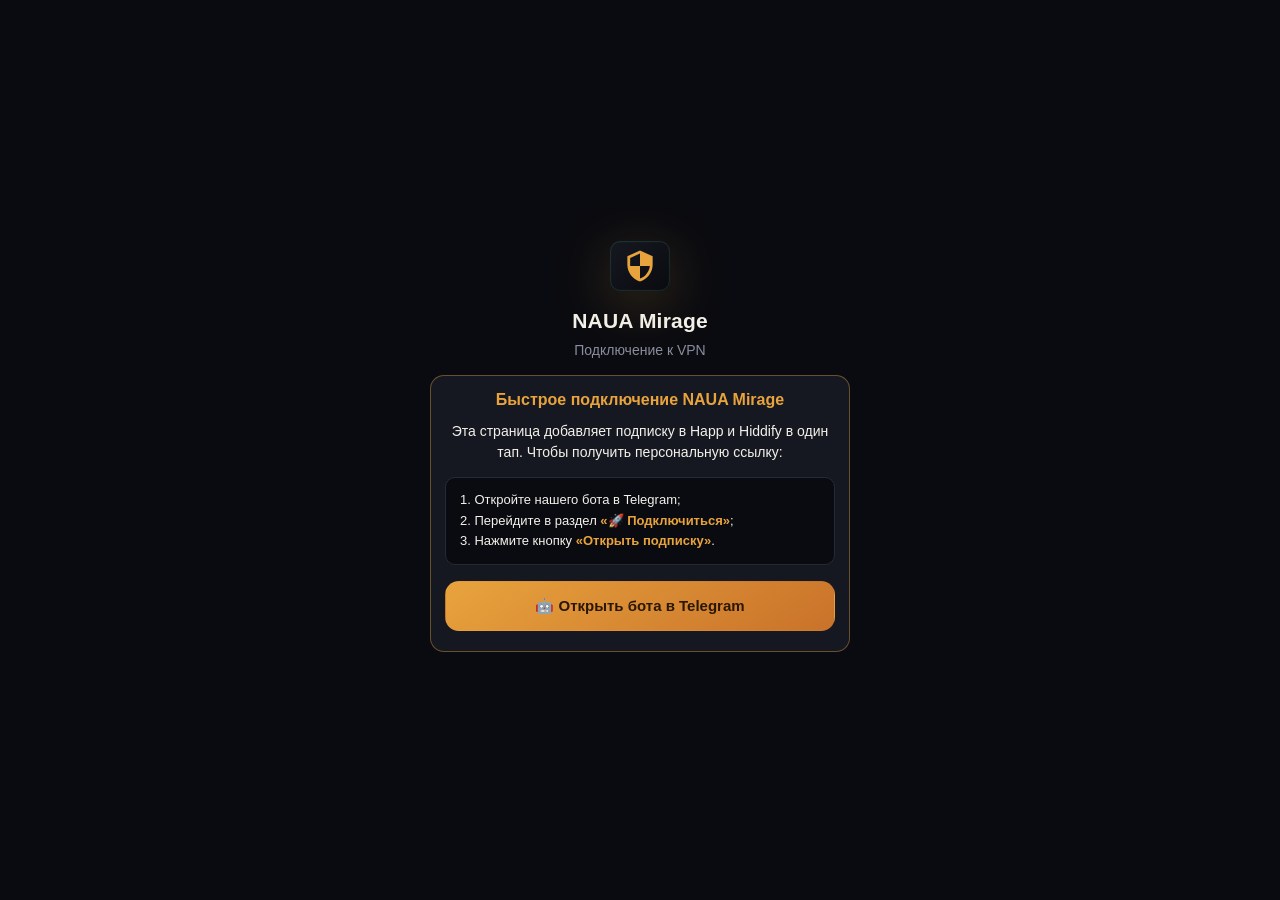
<file: docs/index.html>
<!doctype html>
<html lang="ru">
<head>
<meta charset="utf-8">
<meta name="viewport" content="width=device-width, initial-scale=1, viewport-fit=cover">
<meta name="robots" content="noindex, nofollow">
<meta name="color-scheme" content="dark">
<title>NAUA Mirage — подключение</title>
<style>
  :root {
    --bg: #0a0b10;
    --card: #161821;
    --line: #262a36;
    --text: #f3f1ea;
    --muted: #8a8d9e;
    --accent: #e8a33d;
    --accent-2: #c9722a;
  }
  * { box-sizing: border-box; }
  html, body { margin: 0; padding: 0; background: var(--bg); color: var(--text); }
  body {
    font: 16px/1.45 -apple-system, BlinkMacSystemFont, "Segoe UI", Roboto, Arial, sans-serif;
    min-height: 100vh;
    min-height: 100dvh;
    display: flex;
    align-items: center;
    justify-content: center;
    padding: 14px 16px calc(14px + env(safe-area-inset-bottom));
  }
  main { width: 100%; max-width: 420px; }
  .logo {
    width: 60px; height: 60px; margin: 0 auto 10px;
    filter: drop-shadow(0 12px 28px rgba(232, 163, 61, .22));
  }
  .logo svg { width: 100%; height: 100%; display: block; }
  h1 { font-size: 21px; margin: 0 0 4px; text-align: center; letter-spacing: .2px; }
  .sub { color: var(--muted); text-align: center; margin: 0 0 14px; font-size: 14px; }
  .hint {
    background: var(--card); border: 1px solid var(--line); border-radius: 14px;
    padding: 12px 14px; margin: 0 0 12px; font-size: 14px; color: var(--text);
  }
  .hint b { color: var(--accent); }
  .btn {
    display: flex; align-items: center; justify-content: space-between; gap: 10px;
    width: 100%; padding: 13px 16px; margin: 0 0 8px;
    border-radius: 14px; border: 1px solid var(--line);
    background: var(--card); color: var(--text);
    font-size: 15px; font-weight: 600; text-decoration: none;
    cursor: pointer; -webkit-tap-highlight-color: transparent;
  }
  .btn:active { transform: scale(.99); }
  .btn.primary {
    background: linear-gradient(145deg, var(--accent), var(--accent-2));
    border-color: transparent; color: #2a1706;
  }
  .btn .tag { font-size: 12px; font-weight: 500; opacity: .7; }
  .btn.primary .tag { opacity: .85; }
  .divider { height: 1px; background: var(--line); margin: 12px 0; }
  .note { color: var(--muted); font-size: 13px; text-align: center; margin: 10px 0 0; min-height: 18px; }
  .note a { color: var(--accent); }
  .error {
    background: #2a1518; border: 1px solid #5a2530; color: #ffb4bf;
    border-radius: 14px; padding: 16px; font-size: 14px; text-align: center;
  }
  .hidden { display: none; }
</style>
</head>
<body>
<main>
  <div class="logo" aria-hidden="true">
    <svg viewBox="0 0 192 192" xmlns="http://www.w3.org/2000/svg">
      <defs>
        <linearGradient id="aurora" x1="0" y1="0" x2="1" y2="1">
          <stop offset="0" stop-color="#161821"/>
          <stop offset="1" stop-color="#0a0b10"/>
        </linearGradient>
      </defs>
      <path d="M32,16 h128 a32,32 0 0 1 32,32 v96 a32,32 0 0 1 -32,32 h-128 a32,32 0 0 1 -32,-32 v-96 a32,32 0 0 1 32,-32 z" fill="url(#aurora)"/>
      <path d="M32,18 h128 a30,30 0 0 1 30,30 v96 a30,30 0 0 1 -30,30 h-128 a30,30 0 0 1 -30,-30 v-96 a30,30 0 0 1 30,-30 z" fill="none" stroke="#4DE8A33D" stroke-width="2"/>
      <g transform="translate(42,42) scale(4.5)">
        <path d="M12,1L3,5v6c0,5.55 3.84,10.74 9,12c5.16,-1.26 9,-6.45 9,-12V5L12,1zM12,11.99h7c-0.53,4.12 -3.28,7.79 -7,8.94V12H5V6.3l7,-3.11v8.8z" fill="#e8a33d"/>
      </g>
    </svg>
  </div>
  <h1>NAUA Mirage</h1>
  <p class="sub" id="subtitle">Подключение к VPN</p>

  <div id="broken" class="hint hidden" style="border-color: rgba(232, 163, 61, 0.4); text-align: center;">
    <p style="margin: 0 0 10px; font-weight: 600; font-size: 16px; color: var(--accent);" id="brokenTitle">Быстрое подключение NAUA Mirage</p>
    <p style="margin: 0 0 14px; font-size: 14px; line-height: 1.5; color: var(--text);" id="brokenText">
      Эта страница добавляет подписку в Happ и Hiddify в один тап. Чтобы получить персональную ссылку:
    </p>
    <div id="brokenSteps" style="text-align: left; background: var(--bg); border: 1px solid var(--line); border-radius: 10px; padding: 12px 14px; margin-bottom: 16px; font-size: 13px; line-height: 1.6;">
      1. Откройте нашего бота в Telegram;<br>
      2. Перейдите в раздел <b>«🚀 Подключиться»</b>;<br>
      3. Нажмите кнопку <b>«Открыть подписку»</b>.
    </div>
    <a class="btn primary" id="openBotBtn" href="https://t.me/NAUA_Security_Mirage_Bot" target="_blank" rel="noreferrer" style="justify-content: center; text-decoration: none;">
      <span id="brokenBotText">🤖 Открыть бота в Telegram</span>
    </a>
  </div>

  <div id="ready" class="hidden">
    <div class="hint" id="hint">
      <b>Выбери приложение</b> — подписка добавится в один тап. Оба платных
      узла (Нидерланды и Турция) уже внутри.
    </div>

    <a class="btn primary" id="happ" href="#" rel="noreferrer">
      <span>Открыть в Happ</span><span class="tag">рекомендуем</span>
    </a>
    <a class="btn" id="hiddify" href="#" rel="noreferrer">
      <span>Открыть в Hiddify</span>
    </a>
    <a class="btn" id="v2rayng" href="#" rel="noreferrer">
      <span>Открыть в v2rayTun</span>
    </a>

    <p class="note hidden" id="appHint"></p>

    <div class="divider"></div>

    <button class="btn" id="copy" type="button" style="margin-bottom: 0;">
      <span>📋 Скопировать ссылку</span>
    </button>
    <p class="note" id="note"></p>
    <p class="note" id="verificationNote" style="margin-top: 10px; font-size: 12px; opacity: 0.7;">Проект NAUA Security Mirage · Код верификации: PLAT</p>
  </div>
</main>

<script>
(function () {
  var params = new URLSearchParams(location.search);
  var url = params.get("u") || "";
  var lang = params.get("lang") === "en" ? "en" : "ru";

  if (url) {
    if (url.startsWith("http://")) {
      url = "https://" + url.slice(7);
    }
    if (url.includes(".supabase.co/telegram-subscription")) {
      url = url.replace(".supabase.co/telegram-subscription", ".supabase.co/functions/v1/telegram-subscription");
    }
  }

  var texts = {
    ru: {
      subtitle: "Подключение к VPN",
      hint: "<b>Выбери приложение</b> — подписка добавится в один тап. Оба платных узла (Нидерланды и Турция, протоколы XHTTP и Hysteria 2) уже внутри.",
      happ: "Открыть в Happ",
      hiddify: "Открыть в Hiddify",
      v2rayng: "Открыть в v2rayTun",
      copy: "📋 Скопировать ссылку",
      copied: "Ссылка скопирована ✓",
      copyFail: "Не получилось скопировать — выдели ссылку вручную.",
      brokenTitle: "Быстрое подключение NAUA Mirage",
      brokenText: "Эта страница добавляет подписку в Happ и Hiddify в один тап. Чтобы получить персональную ссылку:",
      brokenSteps: "1. Откройте нашего бота в Telegram;<br>2. Перейдите в раздел <b>«🚀 Подключиться»</b>;<br>3. Нажмите кнопку <b>«Открыть подписку»</b>.",
      brokenBotBtn: "🤖 Открыть бота в Telegram",
      note: "Если приложение не открылось — скопируй ссылку и добавь её в приложении вручную.",
      appHint: "Приложение не открылось? <a href=\"{store}\" target=\"_blank\" rel=\"noreferrer\">Установи его</a> или <a href=\"#\" id=\"appHintCopy\">скопируй ссылку</a> и добавь вручную.",
      tag: "рекомендуем",
      verification: "NAUA Security Mirage · PLAT · <a href=\"https://t.me/NAUA_Security_Mirage_Bot\" target=\"_blank\" rel=\"noreferrer\">Бот</a> · <a href=\"https://t.me/News_And_Updates_Apps?direct\" target=\"_blank\" rel=\"noreferrer\">Поддержка</a>"
    },
    en: {
      subtitle: "VPN connection",
      hint: "<b>Pick an app</b> — the subscription is added in one tap. Both paid nodes (Netherlands and Turkey, XHTTP and Hysteria 2) are already inside.",
      happ: "Open in Happ",
      hiddify: "Open in Hiddify",
      v2rayng: "Open in v2rayTun",
      copy: "📋 Copy the link",
      copied: "Link copied ✓",
      copyFail: "Could not copy — select the link manually.",
      brokenTitle: "NAUA Mirage 1-Tap Connect",
      brokenText: "This page adds your VPN subscription in 1 tap. To get your personal connection link:",
      brokenSteps: "1. Open our Telegram bot;<br>2. Go to the <b>«🚀 Connect»</b> section;<br>3. Tap <b>«Open Subscription»</b>.",
      brokenBotBtn: "🤖 Open Telegram Bot",
      note: "If the app did not open, copy the link and add it inside the app manually.",
      appHint: "The app did not open? <a href=\"{store}\" target=\"_blank\" rel=\"noreferrer\">Install it</a> or <a href=\"#\" id=\"appHintCopy\">copy the link</a> and add it manually.",
      tag: "recommended",
      verification: "NAUA Security Mirage · PLAT · <a href=\"https://t.me/NAUA_Security_Mirage_Bot\" target=\"_blank\" rel=\"noreferrer\">Bot</a> · <a href=\"https://t.me/News_And_Updates_Apps?direct\" target=\"_blank\" rel=\"noreferrer\">Support</a>"
    }
  };
  var t = texts[lang];
  if (lang === "en") document.documentElement.lang = "en";

  document.getElementById("subtitle").textContent = t.subtitle;
  document.getElementById("hint").innerHTML = t.hint;
  document.querySelector("#happ span").textContent = t.happ;
  document.querySelector("#hiddify span").textContent = t.hiddify;
  document.querySelector("#v2rayng span").textContent = t.v2rayng;
  document.querySelector("#copy span").textContent = t.copy;
  document.querySelector("#happ .tag").textContent = t.tag;
  var verEl = document.getElementById("verificationNote");
  if (verEl) verEl.innerHTML = t.verification;

  if (!url) {
    var bTitle = document.getElementById("brokenTitle");
    var bText = document.getElementById("brokenText");
    var bSteps = document.getElementById("brokenSteps");
    var bBot = document.getElementById("brokenBotText");
    if (bTitle) bTitle.textContent = t.brokenTitle;
    if (bText) bText.textContent = t.brokenText;
    if (bSteps) bSteps.innerHTML = t.brokenSteps;
    if (bBot) bBot.textContent = t.brokenBotBtn;
    document.getElementById("broken").classList.remove("hidden");
    return;
  }

  document.getElementById("ready").classList.remove("hidden");
  document.getElementById("note").textContent = t.note;

  // Happ, Hiddify и v2RayTun ждут адрес подписки как есть: если его
  // percent-кодировать, они отвечают «Url подписки не валидна».
  var raw = encodeURI(url);

  // Прямое добавление подписки в один тап:
  // настройки открыты — Happ отображает узлы (Швейцария, Турция) и их пинг.
  document.getElementById("happ").href = "happ://add/" + raw;
  document.getElementById("hiddify").href = "hiddify://import/" + raw;
  document.getElementById("v2rayng").href = "v2raytun://import/" + raw;

  // Приложение могло не установиться или не открыться. Если через секунду
  // страница всё ещё на экране — подсказываем установку и ручное добавление.
  var appHint = document.getElementById("appHint");
  var appHintTimer = null;
  var watchApp = function (button, storeUrl) {
    if (!button) return;
    button.addEventListener("click", function () {
      clearTimeout(appHintTimer);
      appHintTimer = setTimeout(function () {
        if (document.visibilityState !== "visible") return;
        appHint.innerHTML = t.appHint.replace("{store}", storeUrl);
        appHint.classList.remove("hidden");
        var quickCopy = document.getElementById("appHintCopy");
        if (quickCopy) {
          quickCopy.addEventListener("click", function (ev) {
            ev.preventDefault();
            document.getElementById("copy").click();
          });
        }
      }, 1600);
    });
  };
  document.addEventListener("visibilitychange", function () {
    if (document.hidden) clearTimeout(appHintTimer);
  });
  watchApp(
    document.getElementById("happ"),
    "https://www.happ.su/main",
  );
  watchApp(
    document.getElementById("hiddify"),
    "https://hiddify.com/",
  );
  watchApp(
    document.getElementById("v2rayng"),
    "https://v2raytun.com/",
  );

  document.getElementById("copy").addEventListener("click", function () {
    var done = function () {
      document.getElementById("note").textContent = t.copied;
      document.getElementById("note").style.color = "#7ee2a8";
    };
    if (navigator.clipboard && navigator.clipboard.writeText) {
      navigator.clipboard.writeText(url).then(done).catch(function () {
        fallback();
      });
    } else {
      fallback();
    }
    function fallback() {
      try {
        var area = document.createElement("textarea");
        area.value = url;
        area.style.position = "fixed";
        area.style.opacity = "0";
        document.body.appendChild(area);
        area.select();
        document.execCommand("copy");
        document.body.removeChild(area);
        done();
      } catch (e) {
        document.getElementById("note").textContent = t.copyFail;
      }
    }
  });
})();
</script>
</body>
</html>
</file>
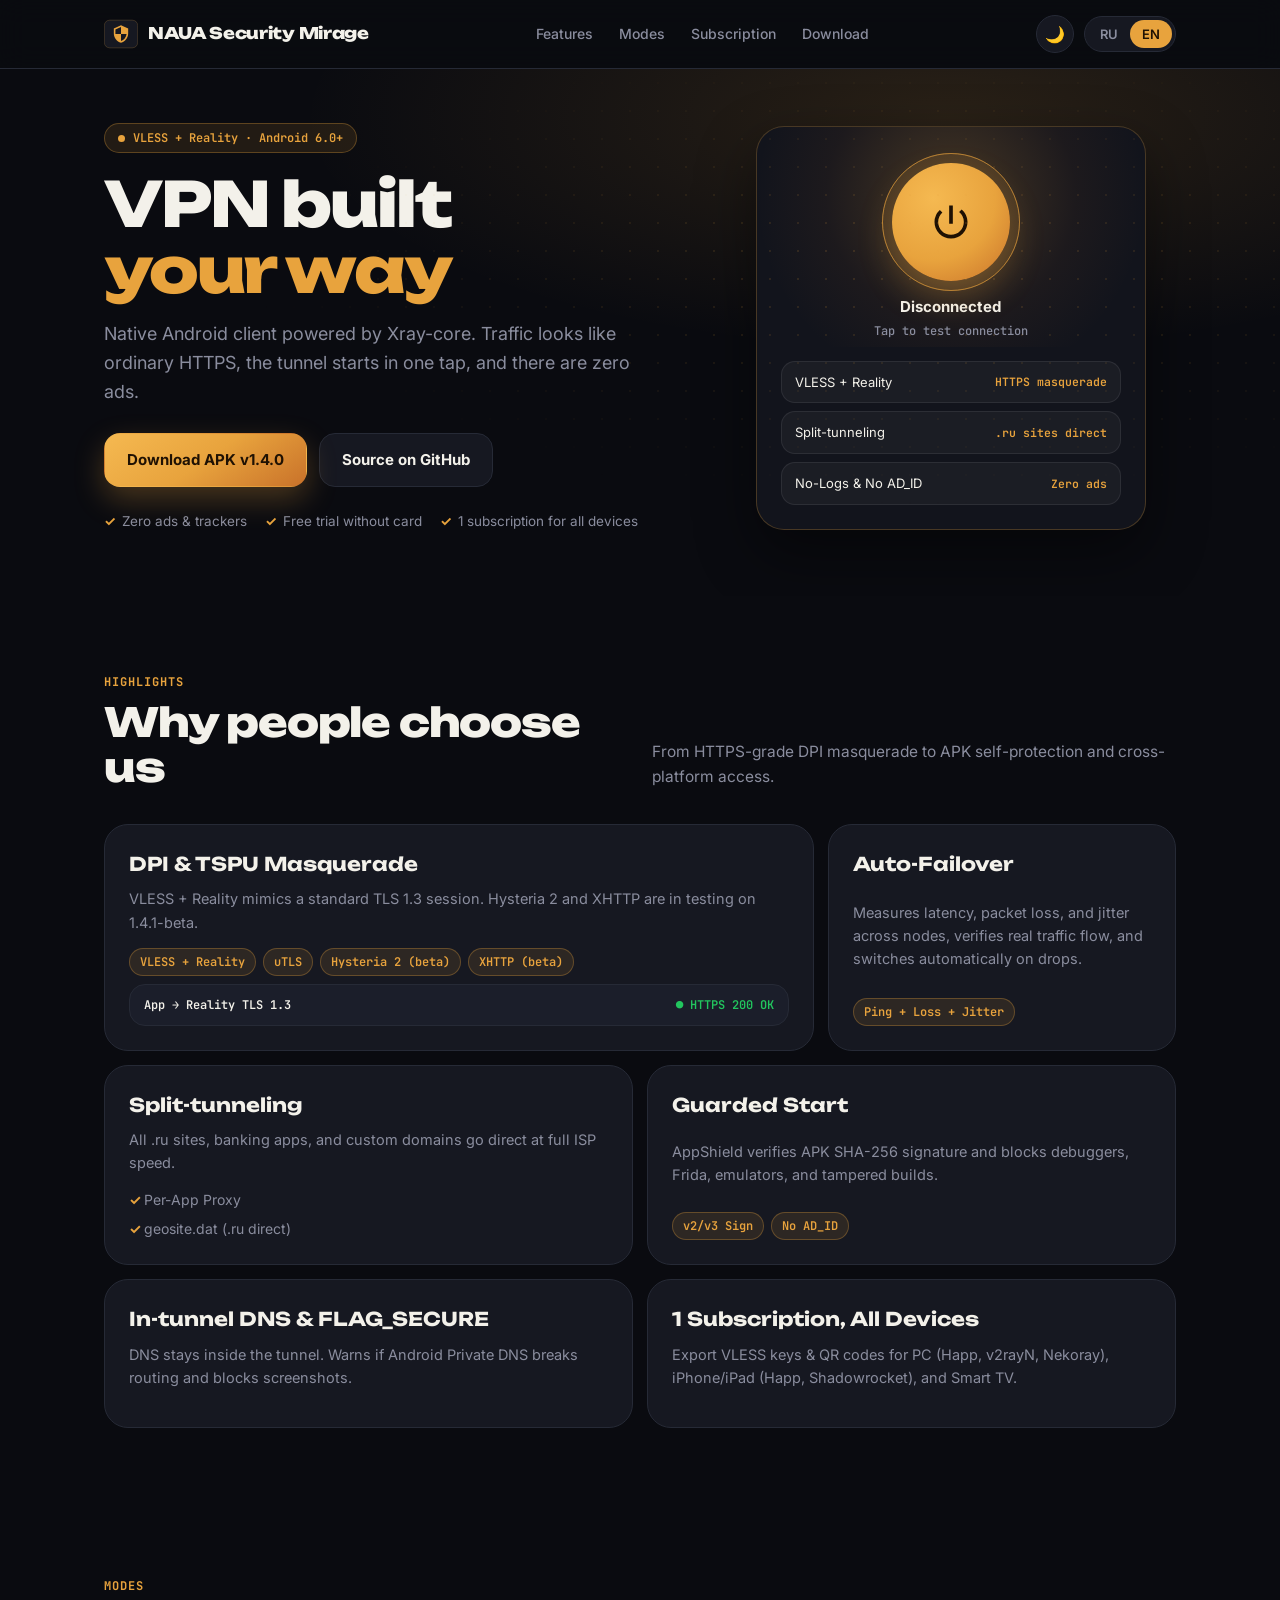
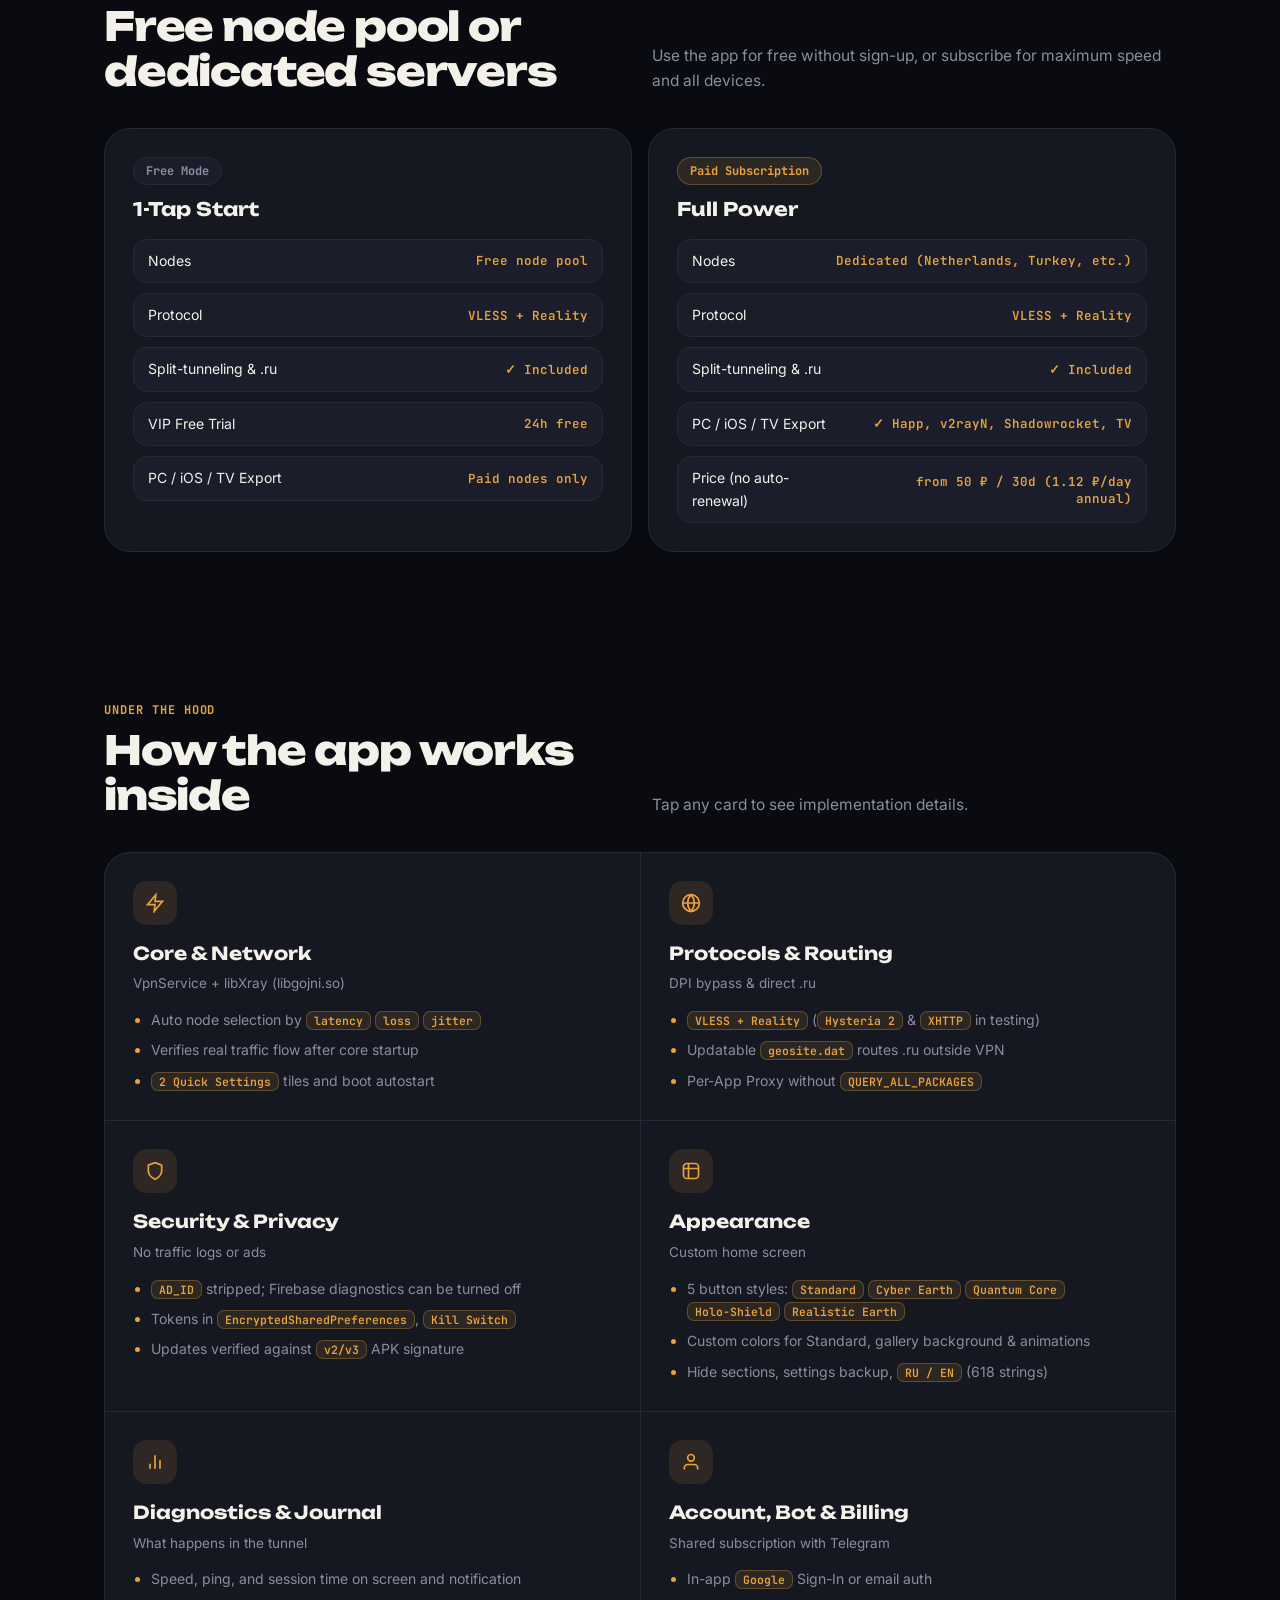
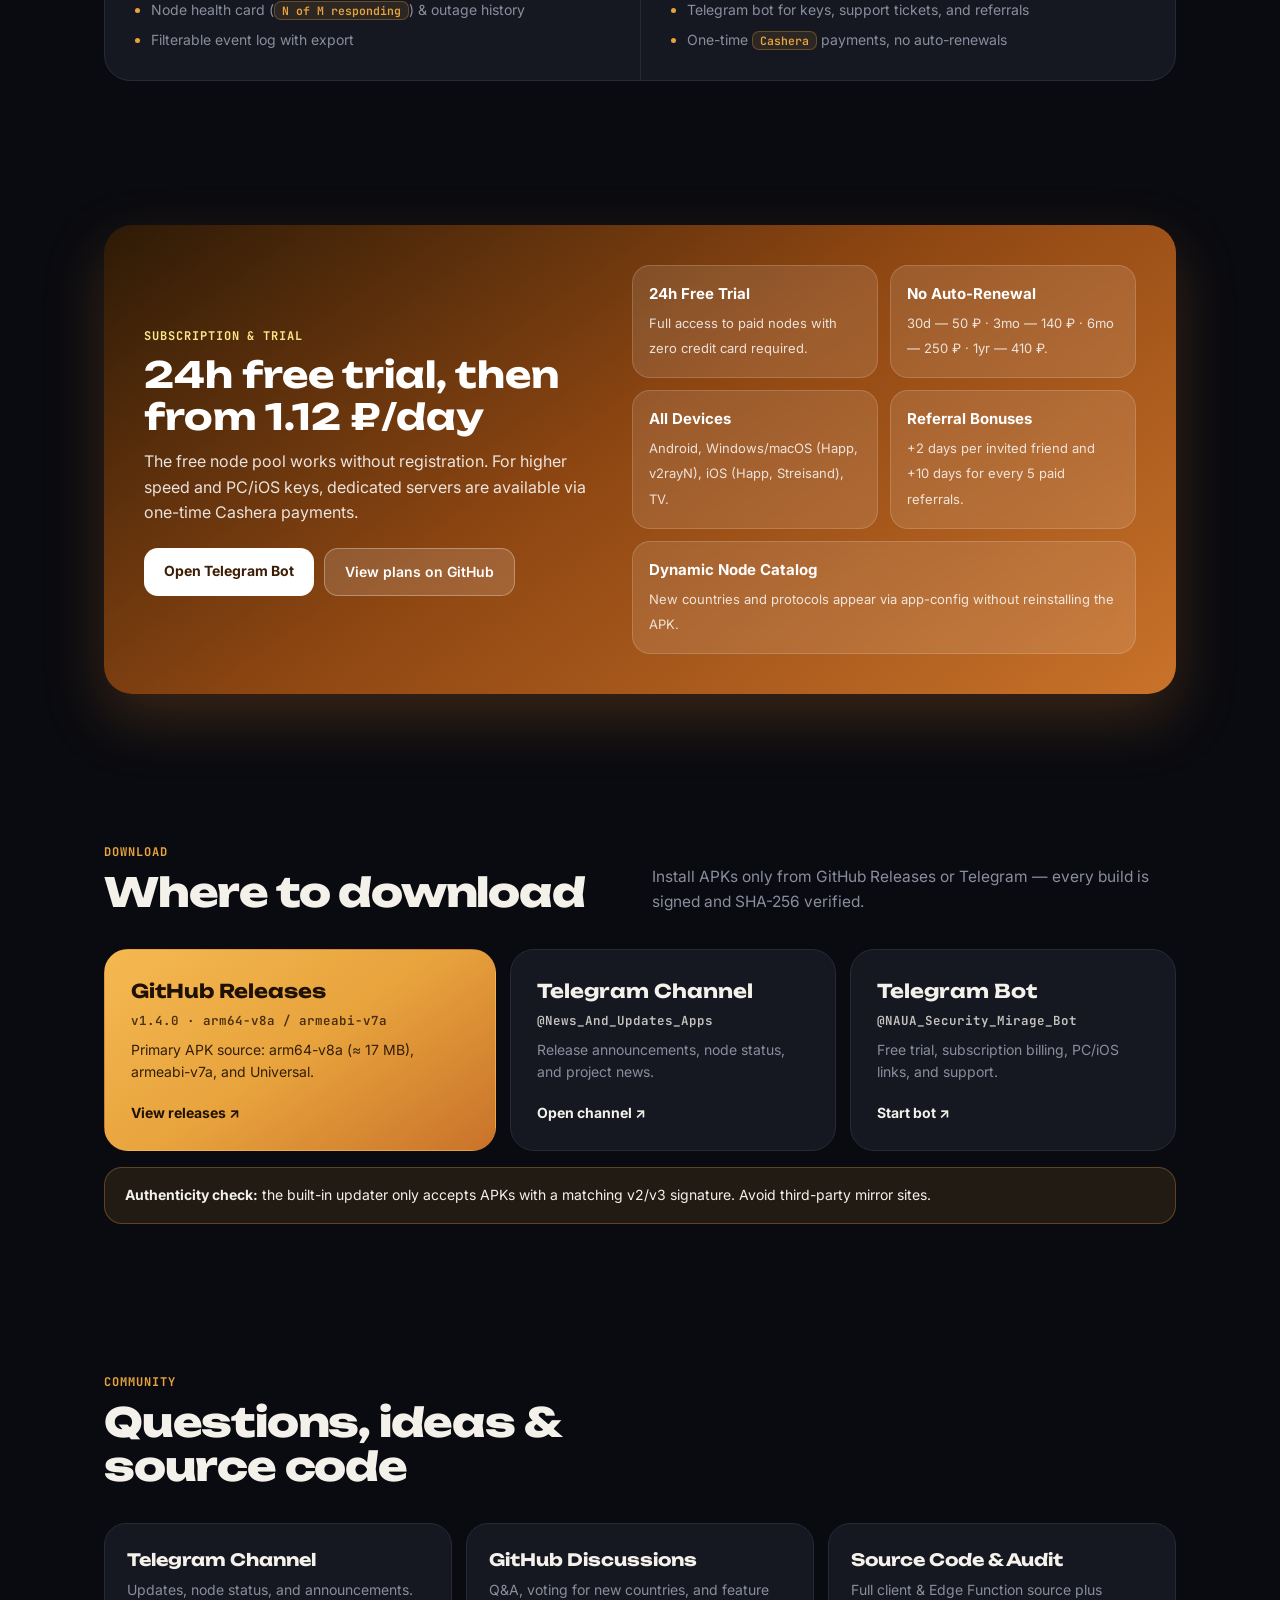
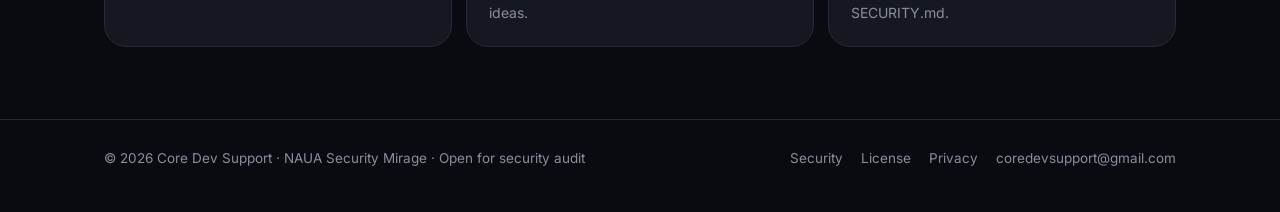
<file: docs/connect/index.html>
<!doctype html>
<html lang="ru" data-theme="dark">
<head>
<meta charset="utf-8">
<meta name="viewport" content="width=device-width, initial-scale=1, viewport-fit=cover">
<meta name="robots" content="index, follow">
<meta name="color-scheme" content="dark light">
<meta name="description" content="NAUA Security Mirage — нативный Android VPN на VLESS + Reality. Маскировка под HTTPS, автовыбор узла, split-tunneling, DNS внутри туннеля и 1 подписка на все устройства.">
<meta property="og:title" content="NAUA Security Mirage — Native Android VPN">
<meta property="og:description" content="VLESS + Reality · автовыбор узла · split-tunneling · без рекламы и трекеров.">
<meta property="og:type" content="website">
<title>NAUA Security Mirage — Android VPN (VLESS + Reality)</title>
<link rel="preconnect" href="https://fonts.googleapis.com">
<link rel="preconnect" href="https://fonts.gstatic.com" crossorigin>
<link href="https://fonts.googleapis.com/css2?family=Inter:wght@400;500;600;700&family=JetBrains+Mono:wght@500;600;700&family=Unbounded:wght@700;800&display=swap" rel="stylesheet">
<link rel="stylesheet" href="styles.css">
</head>
<body>

<!-- ==================== CONNECT MODE (?u=...) ==================== -->
<main id="connectView" class="connect-wrap hidden">
  <div class="connect-logo" aria-hidden="true">
    <svg viewBox="0 0 192 192" xmlns="http://www.w3.org/2000/svg">
      <defs>
        <linearGradient id="auroraC" x1="0" y1="0" x2="1" y2="1">
          <stop offset="0" stop-color="#161821"/><stop offset="1" stop-color="#0a0b10"/>
        </linearGradient>
      </defs>
      <path d="M32,16 h128 a32,32 0 0 1 32,32 v96 a32,32 0 0 1 -32,32 h-128 a32,32 0 0 1 -32,-32 v-96 a32,32 0 0 1 32,-32 z" fill="url(#auroraC)"/>
      <path d="M32,18 h128 a30,30 0 0 1 30,30 v96 a30,30 0 0 1 -30,30 h-128 a30,30 0 0 1 -30,-30 v-96 a30,30 0 0 1 30,-30 z" fill="none" stroke="#4DE8A33D" stroke-width="2"/>
      <g transform="translate(42,42) scale(4.5)">
        <path d="M12,1L3,5v6c0,5.55 3.84,10.74 9,12c5.16,-1.26 9,-6.45 9,-12V5L12,1zM12,11.99h7c-0.53,4.12 -3.28,7.79 -7,8.94V12H5V6.3l7,-3.11v8.8z" fill="#e8a33d"/>
      </g>
    </svg>
  </div>
  <h1>NAUA Mirage</h1>
  <p class="connect-sub" id="subtitle">Подключение к VPN</p>
  <div class="connect-hint" id="hint"></div>
  <a class="c-btn primary" id="happ" href="#" rel="noreferrer"><span>Открыть в Happ</span><span class="tag">рекомендуем</span></a>
  <a class="c-btn" id="hiddify" href="#" rel="noreferrer"><span>Открыть в Hiddify</span></a>
  <a class="c-btn" id="v2rayng" href="#" rel="noreferrer"><span>Открыть в v2rayTun</span></a>
  <p class="c-note hidden" id="appHint"></p>
  <div class="c-divider"></div>
  <button class="c-btn" id="copy" type="button" style="margin-bottom:0;"><span>📋 Скопировать ссылку</span></button>
  <p class="c-note" id="note"></p>
  <p class="c-note" id="verificationNote" style="margin-top:10px;font-size:12px;opacity:.75;"></p>
</main>

<!-- ==================== LANDING MODE ==================== -->
<div id="landingView" class="hidden">
  <header class="top-bar">
    <div class="top-inner">
      <a class="brand" href="#top">
        <svg viewBox="0 0 192 192" xmlns="http://www.w3.org/2000/svg" aria-hidden="true">
          <path d="M32,16 h128 a32,32 0 0 1 32,32 v96 a32,32 0 0 1 -32,32 h-128 a32,32 0 0 1 -32,-32 v-96 a32,32 0 0 1 32,-32 z" fill="#161821"/>
          <path d="M32,18 h128 a30,30 0 0 1 30,30 v96 a30,30 0 0 1 -30,30 h-128 a30,30 0 0 1 -30,-30 v-96 a30,30 0 0 1 30,-30 z" fill="none" stroke="#e8a33d55" stroke-width="3"/>
          <g transform="translate(42,42) scale(4.5)">
            <path d="M12,1L3,5v6c0,5.55 3.84,10.74 9,12c5.16,-1.26 9,-6.45 9,-12V5L12,1zM12,11.99h7c-0.53,4.12 -3.28,7.79 -7,8.94V12H5V6.3l7,-3.11v8.8z" fill="#e8a33d"/>
          </g>
        </svg>
        <span>NAUA Security Mirage</span>
      </a>
      <nav class="nav-links">
        <a href="#highlights" data-i18n="nav_highlights">Возможности</a>
        <a href="#modes" data-i18n="nav_styles">Режимы</a>
        <a href="#plans" data-i18n="nav_plans">Подписка</a>
        <a href="#download" data-i18n="nav_download">Скачать</a>
      </nav>
      <div class="top-controls">
        <button class="theme-btn" id="themeBtn" type="button" aria-label="Theme">🌙</button>
        <div class="theme-menu hidden" id="themeMenu">
          <button class="theme-opt" data-theme="system" type="button"><span data-i18n="theme_sys">Как в системе</span><span>◐</span></button>
          <button class="theme-opt" data-theme="dark" type="button"><span data-i18n="theme_dark">Тёмная</span><span>🌙</span></button>
          <button class="theme-opt" data-theme="light" type="button"><span data-i18n="theme_light">Светлая</span><span>☀️</span></button>
        </div>
        <div class="lang-pill">
          <button type="button" data-lang="ru" class="active">RU</button>
          <button type="button" data-lang="en">EN</button>
        </div>
      </div>
    </div>
  </header>

  <section class="hero" id="top">
    <div class="wrap hero-grid">
      <div>
        <div class="eyebrow"><span class="pulse-dot"></span><span data-i18n="eyebrow">VLESS + Reality · Android 6.0+</span></div>
        <h1 data-i18n="hero_title">VPN, настроенный <span class="hl">под вас</span></h1>
        <p class="hero-lead" data-i18n="hero_lead">Нативный Android-клиент на ядре Xray. Трафик неотличим от обычного HTTPS, туннель поднимается в один тап, а рекламы нет вообще.</p>
        <div class="cta-row">
          <a class="btn-lg primary" href="https://github.com/Core-Dev-Support/naua-security-mirage-android/releases/latest" target="_blank" rel="noreferrer" data-i18n="cta_dl">⬇ Скачать APK v1.4.0</a>
          <a class="btn-lg ghost" href="https://github.com/Core-Dev-Support/naua-security-mirage-android" target="_blank" rel="noreferrer" data-i18n="cta_gh">Исходники на GitHub</a>
        </div>
        <div class="trust-facts">
          <span><b>✓</b> <span data-i18n="fact_1">Без рекламы и трекеров</span></span>
          <span><b>✓</b> <span data-i18n="fact_2">Пробный день без карты</span></span>
          <span><b>✓</b> <span data-i18n="fact_3">1 подписка на все устройства</span></span>
        </div>
      </div>

      <div class="hero-card-col">
        <div class="hero-card">
          <div class="aurora-bg"></div>
          <div class="vpn-stage">
            <button class="vpn-btn" id="heroVpnBtn" type="button" aria-label="VPN">
              <svg width="44" height="44" viewBox="0 0 24 24" fill="currentColor"><path d="M13 3h-2v10h2V3zm4.83 2.17l-1.42 1.42A6.92 6.92 0 0 1 19 12c0 3.87-3.13 7-7 7s-7-3.13-7-7c0-2.05.88-3.89 2.29-5.17L5.88 5.42A8.95 8.95 0 0 0 3 12a9 9 0 0 0 18 0c0-2.74-1.23-5.18-3.17-6.83z"/></svg>
            </button>
            <div class="vpn-status" id="vpnStatus">Отключено</div>
            <div class="vpn-meta" id="vpnMeta">Нажми, чтобы проверить подключение</div>
          </div>
          <div class="hero-card-facts">
            <div class="hc-row"><span>VLESS + Reality</span><span class="hc-val" data-i18n="hc_v1">Маскировка под HTTPS</span></div>
            <div class="hc-row"><span>Split-tunneling</span><span class="hc-val" data-i18n="hc_v2">.ru сайты напрямую</span></div>
            <div class="hc-row"><span>No-Logs & No AD_ID</span><span class="hc-val" data-i18n="hc_v3">Без рекламы</span></div>
          </div>
        </div>
      </div>
    </div>
  </section>

  <section id="highlights">
    <div class="wrap">
      <div class="sec-head">
        <div>
          <span class="kicker" data-i18n="k_high">Возможности</span>
          <h2 data-i18n="h_high">Почему выбирают нас</h2>
        </div>
        <p class="sec-sub" data-i18n="s_high">От маскировки трафика под обычный HTTPS до самозащиты APK и единой подписки.</p>
      </div>
      <div class="bento">
        <div class="b-card span-4">
          <div>
            <h3 data-i18n="b1_t">Маскировка от DPI и ТСПУ</h3>
            <p data-i18n="b1_d">VLESS + Reality имитирует обычную TLS 1.3 сессию. В ветке 1.4.1-beta тестируются Hysteria 2 и XHTTP.</p>
          </div>
          <div>
            <div class="chips">
              <span class="chip">VLESS + Reality</span>
              <span class="chip">uTLS</span>
              <span class="chip">Hysteria 2 (beta)</span>
              <span class="chip">XHTTP (beta)</span>
            </div>
            <div class="dpi-demo"><span>App → Reality TLS 1.3</span><span class="ok">● HTTPS 200 OK</span></div>
          </div>
        </div>
        <div class="b-card span-2">
          <h3 data-i18n="b2_t">Умный автовыбор</h3>
          <p data-i18n="b2_d">Клиент замеряет пинг, потери и джиттер до всех узлов, проверяет реальный проход трафика и сам переключается при сбое.</p>
          <div class="chips"><span class="chip">Ping + Loss + Jitter</span></div>
        </div>
        <div class="b-card span-3">
          <h3 data-i18n="b3_t">Split-tunneling</h3>
          <p data-i18n="b3_d">Весь .ru-трафик, банки и выбранные приложения идут напрямую на полной скорости.</p>
          <ul class="b-list">
            <li>Per-App Proxy</li>
            <li>geosite.dat (.ru direct)</li>
          </ul>
        </div>
        <div class="b-card span-3">
          <h3 data-i18n="b4_t">Безопасный старт</h3>
          <p data-i18n="b4_d">AppShield проверяет SHA-256 подписи APK, блокирует отладчик, Frida, эмулятор и подделанные сборки.</p>
          <div class="chips"><span class="chip">v2/v3 Sign</span><span class="chip">No AD_ID</span></div>
        </div>
        <div class="b-card span-3">
          <h3 data-i18n="b5_t">DNS в туннеле и FLAG_SECURE</h3>
          <p data-i18n="b5_d">DNS не утекает к провайдеру. При включённом «Частном DNS» Android появляется подсказка, а экран защищён от скриншотов.</p>
        </div>
        <div class="b-card span-3">
          <h3 data-i18n="b6_t">1 подписка на все устройства</h3>
          <p data-i18n="b6_d">Экспорт VLESS-ключей и QR для ПК (Happ, v2rayN, Nekoray), iPhone/iPad (Happ, Shadowrocket) и Smart TV.</p>
        </div>
      </div>
    </div>
  </section>

  <section id="modes">
    <div class="wrap">
      <div class="sec-head">
        <div>
          <span class="kicker" data-i18n="k_modes">Режимы работы</span>
          <h2 data-i18n="h_modes">Бесплатный пул или выделенные серверы</h2>
        </div>
        <p class="sec-sub" data-i18n="s_modes">Пользуйтесь бесплатно без регистрации или подключите подписку для максимальной скорости и всех устройств.</p>
      </div>
      <div class="showcase-grid">
        <div class="panel">
          <div class="mode-badge" data-i18n="plan_free">Бесплатный режим</div>
          <h3 style="font-family:var(--f-display);margin:10px 0 14px;" data-i18n="free_h">Старт в один тап</h3>
          <div class="compare-list" id="compareFree"></div>
        </div>
        <div class="panel panel-accent">
          <div class="mode-badge accent" data-i18n="plan_paid">Платная подписка</div>
          <h3 style="font-family:var(--f-display);margin:10px 0 14px;" data-i18n="paid_h">Максимум возможностей</h3>
          <div class="compare-list" id="comparePaid"></div>
        </div>
      </div>
    </div>
  </section>

  <section id="features">
    <div class="wrap">
      <div class="sec-head">
        <div>
          <span class="kicker" data-i18n="k_all">Под капотом</span>
          <h2 data-i18n="h_all">Что именно работает в приложении</h2>
        </div>
        <p class="sec-sub" data-i18n="s_all">Нажмите на любой блок, чтобы посмотреть технические детали реализации.</p>
      </div>
      <div class="features-matrix" id="featuresMatrix">
        <div class="f-cell" tabindex="0">
          <div class="f-icon"><svg width="20" height="20" viewBox="0 0 24 24" fill="none" stroke="currentColor" stroke-width="2"><path d="M13 2L3 14h9l-1 8 10-12h-9l1-8z"/></svg></div>
          <h3 data-i18n="f1_t">Ядро и сеть</h3>
          <p class="sub" data-i18n="f1_s">VpnService + libXray (libgojni.so)</p>
          <ul>
            <li data-i18n="f1_l1">Автовыбор узла по <span class="opt">пинг</span> <span class="opt">потери</span> <span class="opt">джиттер</span></li>
            <li data-i18n="f1_l2">Проверка реального трафика после старта ядра</li>
            <li data-i18n="f1_l3"><span class="opt">2 Quick Settings</span> плитки и автозапуск при загрузке</li>
          </ul>
          <div class="f-detail" data-i18n="f1_det">Если выбранный сервер перестал пропускать пакеты, контроллер перебирает следующий узел автоматически.</div>
        </div>
        <div class="f-cell" tabindex="0">
          <div class="f-icon"><svg width="20" height="20" viewBox="0 0 24 24" fill="none" stroke="currentColor" stroke-width="2"><circle cx="12" cy="12" r="10"/><path d="M2 12h20M12 2a15.3 15.3 0 0 1 4 10 15.3 15.3 0 0 1-4 10 15.3 15.3 0 0 1-4-10 15.3 15.3 0 0 1 4-10z"/></svg></div>
          <h3 data-i18n="f2_t">Протоколы и маршруты</h3>
          <p class="sub" data-i18n="f2_s">Маскировка и обход .ru</p>
          <ul>
            <li data-i18n="f2_l1"><span class="opt">VLESS + Reality</span> (в тесте — <span class="opt">Hysteria 2</span> и <span class="opt">XHTTP</span>)</li>
            <li data-i18n="f2_l2">Обновляемый <span class="opt">geosite.dat</span> пускает .ru мимо VPN</li>
            <li data-i18n="f2_l3">Per-App Proxy без <span class="opt">QUERY_ALL_PACKAGES</span></li>
          </ul>
          <div class="f-detail" data-i18n="f2_det">Список приложений запрашивается точечно через &lt;queries&gt; в манифесте, а пользовательские домены настраиваются отдельно.</div>
        </div>
        <div class="f-cell" tabindex="0">
          <div class="f-icon"><svg width="20" height="20" viewBox="0 0 24 24" fill="none" stroke="currentColor" stroke-width="2"><path d="M12 22s8-4 8-10V5l-8-3-8 3v7c0 6 8 10 8 10z"/></svg></div>
          <h3 data-i18n="f3_t">Безопасность и приватность</h3>
          <p class="sub" data-i18n="f3_s">Без логов трафика и рекламы</p>
          <ul>
            <li data-i18n="f3_l1"><span class="opt">AD_ID</span> вырезан; телеметрия Firebase отключается</li>
            <li data-i18n="f3_l2">Токены в <span class="opt">EncryptedSharedPreferences</span>, <span class="opt">Kill Switch</span></li>
            <li data-i18n="f3_l3">Обновления с проверкой подписи <span class="opt">v2/v3</span></li>
          </ul>
          <div class="f-detail" data-i18n="f3_det">На старте сверяется SHA-256 подписи APK, блокируются отладчик, Frida, root и эмулятор.</div>
        </div>
        <div class="f-cell" tabindex="0">
          <div class="f-icon"><svg width="20" height="20" viewBox="0 0 24 24" fill="none" stroke="currentColor" stroke-width="2"><rect x="3" y="3" width="18" height="18" rx="4"/><path d="M9 3v18M3 9h18"/></svg></div>
          <h3 data-i18n="f4_t">Внешний вид</h3>
          <p class="sub" data-i18n="f4_s">Своё оформление экрана</p>
          <ul>
            <li data-i18n="f4_l1">5 стилей кнопки: <span class="opt">Стандарт</span> <span class="opt">Cyber Earth</span> <span class="opt">Quantum Core</span> <span class="opt">Holo-Shield</span> <span class="opt">Realistic Earth</span></li>
            <li data-i18n="f4_l2">Цвета для «Стандарт», фото из галереи и анимации</li>
            <li data-i18n="f4_l3">Скрытие разделов, бэкап, <span class="opt">RU / EN</span> (618 строк)</li>
          </ul>
          <div class="f-detail" data-i18n="f4_det">Настройки интерфейса можно сохранить в резервную копию и перенести, а язык переключается без перезапуска.</div>
        </div>
        <div class="f-cell" tabindex="0">
          <div class="f-icon"><svg width="20" height="20" viewBox="0 0 24 24" fill="none" stroke="currentColor" stroke-width="2"><path d="M18 20V10M12 20V4M6 20v-6"/></svg></div>
          <h3 data-i18n="f5_t">Диагностика и журнал</h3>
          <p class="sub" data-i18n="f5_s">Что происходит в туннеле</p>
          <ul>
            <li data-i18n="f5_l1">Скорость, пинг и время сессии на экране и в шторке</li>
            <li data-i18n="f5_l2">Карточка узлов (<span class="opt">отвечают N из M</span>) и история сбоев</li>
            <li data-i18n="f5_l3">Журнал событий с фильтрами и экспортом</li>
          </ul>
          <div class="f-detail" data-i18n="f5_det">При выгрузке журнала токены сессии и ключи автоматически вырезаются, чтобы их нельзя было случайно слить.</div>
        </div>
        <div class="f-cell" tabindex="0">
          <div class="f-icon"><svg width="20" height="20" viewBox="0 0 24 24" fill="none" stroke="currentColor" stroke-width="2"><path d="M20 21v-2a4 4 0 0 0-4-4H8a4 4 0 0 0-4 4v2"/><circle cx="12" cy="7" r="4"/></svg></div>
          <h3 data-i18n="f6_t">Аккаунт, бот и оплата</h3>
          <p class="sub" data-i18n="f6_s">Общая подписка с Telegram</p>
          <ul>
            <li data-i18n="f6_l1">Вход через <span class="opt">Google</span> внутри приложения или email</li>
            <li data-i18n="f6_l2">Telegram-бот для ключей, поддержки и рефералки</li>
            <li data-i18n="f6_l3">Разовая оплата через <span class="opt">Cashera</span> без автосписаний</li>
          </ul>
          <div class="f-detail" data-i18n="f6_det">Аккаунт единый для Android-клиента и Telegram-бота: оплата в одном месте сразу открывает доступ в другом.</div>
        </div>
      </div>
    </div>
  </section>

  <section id="plans">
    <div class="wrap">
      <div class="promo-banner">
        <div>
          <span class="kicker" data-i18n="p_k">Подписка и пробный день</span>
          <h2 data-i18n="p_h">24 часа бесплатно, дальше — от 1.12 ₽/день</h2>
          <p data-i18n="p_d">Бесплатный пул узлов работает всегда. А для максимальной скорости и мультиплатформы есть выделенные серверы — с честной разовой оплатой через Cashera.</p>
          <div class="promo-ctas">
            <a class="btn-white" href="https://t.me/NAUA_Security_Mirage_Bot" target="_blank" rel="noreferrer" data-i18n="p_b1">🤖 Открыть Telegram-бота</a>
            <a class="btn-glass" href="https://github.com/Core-Dev-Support/naua-security-mirage-android#readme" target="_blank" rel="noreferrer" data-i18n="p_b2">Тарифы на GitHub</a>
          </div>
        </div>
        <div class="perks-grid">
          <div class="perk"><b data-i18n="pk1_t">🎁 Пробный день</b><span data-i18n="pk1_d">24 часа платных узлов без привязки банковской карты.</span></div>
          <div class="perk"><b data-i18n="pk2_t">⚡ Без автосписаний</b><span data-i18n="pk2_d">30 дней — 50 ₽ · 3 мес. — 140 ₽ · 6 мес. — 250 ₽ · 1 год — 410 ₽.</span></div>
          <div class="perk"><b data-i18n="pk3_t">📺 Все устройства</b><span data-i18n="pk3_d">Android, Windows/macOS (Happ, v2rayN), iOS (Happ, Streisand), TV.</span></div>
          <div class="perk"><b data-i18n="pk4_t">🤝 Реферальные бонусы</b><span data-i18n="pk4_d">+2 дня за приглашённого друга и +10 дней за каждые 5 оплат.</span></div>
          <div class="perk wide"><b data-i18n="pk5_t">🌍 Динамический каталог узлов</b><span data-i18n="pk5_d">Новые страны и протоколы появляются в приложении через app-config без переустановки APK.</span></div>
        </div>
      </div>
    </div>
  </section>

  <section id="download">
    <div class="wrap">
      <div class="sec-head">
        <div>
          <span class="kicker" data-i18n="k_dl">Скачать</span>
          <h2 data-i18n="h_dl">Официальные источники</h2>
        </div>
        <p class="sec-sub" data-i18n="s_dl">Устанавливайте APK только из официальных релизов — все сборки подписаны и проверяются SHA-256.</p>
      </div>
      <div class="dl-grid">
        <a class="route-card main" href="https://github.com/Core-Dev-Support/naua-security-mirage-android/releases/latest" target="_blank" rel="noreferrer">
          <div>
            <h3 data-i18n="dl1_t">GitHub Releases</h3>
            <div class="handle">v1.4.0 · arm64-v8a / armeabi-v7a</div>
            <p style="margin:10px 0 0;font-size:14px;opacity:.9;" data-i18n="dl1_d">Основной источник APK: arm64-v8a (≈ 17 МБ), armeabi-v7a и Universal.</p>
          </div>
          <div class="go" data-i18n="dl1_go">Открыть релизы ↗</div>
        </a>
        <a class="route-card" href="https://t.me/News_And_Updates_Apps" target="_blank" rel="noreferrer">
          <div>
            <h3 data-i18n="dl2_t">Telegram-канал</h3>
            <div class="handle">@News_And_Updates_Apps</div>
            <p style="margin:10px 0 0;font-size:14px;color:var(--muted);" data-i18n="dl2_d">Анонсы обновлений, новые узлы и прямые новости проекта.</p>
          </div>
          <div class="go" data-i18n="dl2_go">Открыть канал ↗</div>
        </a>
        <a class="route-card" href="https://t.me/NAUA_Security_Mirage_Bot" target="_blank" rel="noreferrer">
          <div>
            <h3 data-i18n="dl3_t">Telegram-бот</h3>
            <div class="handle">@NAUA_Security_Mirage_Bot</div>
            <p style="margin:10px 0 0;font-size:14px;color:var(--muted);" data-i18n="dl3_d">Пробный день, оплата подписки, ссылки для ПК/iOS и поддержка.</p>
          </div>
          <div class="go" data-i18n="dl3_go">Запустить бота ↗</div>
        </a>
      </div>
      <div class="warn-box" data-i18n="warn_html"><b>Проверка подлинности:</b> встроенный механизм обновления принимает APK только с совпадающей подписью v2/v3. Не скачивайте сборки со сторонних каталогов.</div>
    </div>
  </section>

  <section id="community">
    <div class="wrap">
      <div class="sec-head">
        <div>
          <span class="kicker" data-i18n="k_comm">Сообщество</span>
          <h2 data-i18n="h_comm">Помощь, идеи и исходный код</h2>
        </div>
      </div>
      <div class="comm-grid">
        <a class="comm-card" href="https://t.me/News_And_Updates_Apps" target="_blank" rel="noreferrer">
          <h3 data-i18n="c1_t">Telegram-канал</h3>
          <p data-i18n="c1_d">Обновления, статус узлов и важные объявления.</p>
        </a>
        <a class="comm-card" href="https://github.com/Core-Dev-Support/naua-security-mirage-android/discussions" target="_blank" rel="noreferrer">
          <h3 data-i18n="c2_t">GitHub Discussions</h3>
          <p data-i18n="c2_d">Вопросы, голосование за новые страны и обсуждение идей.</p>
        </a>
        <a class="comm-card" href="https://github.com/Core-Dev-Support/naua-security-mirage-android" target="_blank" rel="noreferrer">
          <h3 data-i18n="c3_t">Исходный код и аудит</h3>
          <p data-i18n="c3_d">Полный код клиента, Edge-функций и SECURITY.md на GitHub.</p>
        </a>
      </div>
    </div>
  </section>

  <footer>
    <div class="wrap foot-inner">
      <span data-i18n="foot_note">© 2026 Core Dev Support · NAUA Security Mirage · Открытый код для аудита</span>
      <div class="foot-links">
        <a href="https://github.com/Core-Dev-Support/naua-security-mirage-android/blob/main/SECURITY.md" target="_blank" rel="noreferrer" data-i18n="foot_sec">Безопасность</a>
        <a href="https://github.com/Core-Dev-Support/naua-security-mirage-android/blob/main/LICENSE" target="_blank" rel="noreferrer" data-i18n="foot_lic">Лицензия</a>
        <a href="https://docs.google.com/document/d/1FrmDpGS3sC_kQYyv1feNO2G2XMQr_ZV4_GAS-Qm4y1I/edit?usp=sharing" target="_blank" rel="noreferrer" data-i18n="foot_priv">Приватность</a>
        <a href="mailto:coredevsupport@gmail.com">coredevsupport@gmail.com</a>
      </div>
    </div>
  </footer>
</div>

<script src="app.js"></script>
</body>
</html>
</file>
<file: docs/connect/styles.css>
:root {
  --bg: #f8f6f2;
  --surface: #ffffff;
  --card: #ffffff;
  --card-alt: #f2efe9;
  --line: #e8e2d9;
  --text: #1c1917;
  --muted: #6b645c;
  --accent: #c9722a;
  --accent-hi: #e8a33d;
  --accent-deep: #7a3b0c;
  --accent-soft: rgba(201, 114, 42, 0.10);
  --accent-line: rgba(201, 114, 42, 0.28);
  --on-accent: #ffffff;
  --phone-frame: #1c1917;
  --phone-screen: #0f1118;
  --phone-card: #181b25;
  --switch-off: #c9c1b8;
  --hero-glow: rgba(232, 163, 61, 0.16);
  --shadow: 0 20px 50px rgba(28, 25, 23, 0.08);
  --f-display: "Unbounded", "Inter", system-ui, -apple-system, sans-serif;
  --f-body: "Inter", -apple-system, BlinkMacSystemFont, "Segoe UI", Roboto, sans-serif;
  --f-mono: "JetBrains Mono", ui-monospace, SFMono-Regular, Menlo, monospace;
}

html[data-theme="dark"] {
  --bg: #0a0b10;
  --surface: #11131b;
  --card: #161821;
  --card-alt: #1b1e2a;
  --line: #262a36;
  --text: #f3f1ea;
  --muted: #8a8d9e;
  --accent: #e8a33d;
  --accent-hi: #f5b951;
  --accent-deep: #c9722a;
  --accent-soft: rgba(232, 163, 61, 0.11);
  --accent-line: rgba(232, 163, 61, 0.30);
  --on-accent: #1f1103;
  --phone-frame: #000000;
  --phone-screen: #0a0b10;
  --phone-card: #161821;
  --switch-off: #3c4050;
  --hero-glow: rgba(232, 163, 61, 0.14);
  --shadow: 0 24px 60px rgba(0, 0, 0, 0.45);
}

* {
  box-sizing: border-box;
  -webkit-tap-highlight-color: transparent;
}
html { scroll-behavior: smooth; }
html, body {
  margin: 0; padding: 0;
  background: var(--bg); color: var(--text);
  font: 16px/1.6 var(--f-body);
  -webkit-font-smoothing: antialiased;
}

.hidden { display: none !important; }
a { color: inherit; }
button, a { outline: none; -webkit-tap-highlight-color: transparent; }
button:focus-visible, a:focus-visible { outline: 2px solid var(--accent); outline-offset: 3px; }

/* ---------- CONNECT MODE (from Telegram bot ?u=...) ---------- */
body.connect-mode {
  min-height: 100vh;
  min-height: 100dvh;
  display: flex;
  align-items: center;
  justify-content: center;
  padding: 14px 16px calc(14px + env(safe-area-inset-bottom));
  background: #0a0b10;
  color: #f3f1ea;
}
.connect-wrap { width: 100%; max-width: 420px; }
.connect-logo {
  width: 60px; height: 60px; margin: 0 auto 10px;
  filter: drop-shadow(0 12px 28px rgba(232, 163, 61, .24));
}
.connect-logo svg { width: 100%; height: 100%; display: block; }
.connect-wrap h1 { font-size: 21px; margin: 0 0 4px; text-align: center; font-family: var(--f-display); }
.connect-sub { color: #8a8d9e; text-align: center; margin: 0 0 14px; font-size: 14px; }
.connect-hint {
  background: #161821; border: 1px solid #262a36; border-radius: 14px;
  padding: 12px 14px; margin: 0 0 12px; font-size: 14px; color: #f3f1ea;
}
.connect-hint b { color: #e8a33d; }
.c-btn {
  display: flex; align-items: center; justify-content: space-between; gap: 10px;
  width: 100%; padding: 13px 16px; margin: 0 0 8px;
  border-radius: 14px; border: 1px solid #262a36;
  background: #161821; color: #f3f1ea;
  font-size: 15px; font-weight: 600; text-decoration: none; cursor: pointer;
}
.c-btn:active { transform: scale(.99); }
.c-btn.primary {
  background: linear-gradient(145deg, #e8a33d, #c9722a);
  border-color: transparent; color: #2a1706;
}
.c-btn .tag { font-size: 12px; font-weight: 500; opacity: .75; }
.c-divider { height: 1px; background: #262a36; margin: 12px 0; }
.c-note { color: #8a8d9e; font-size: 13px; text-align: center; margin: 10px 0 0; min-height: 18px; }
.c-note a { color: #e8a33d; }

/* ---------- LANDING SHELL ---------- */
.wrap { width: 100%; max-width: 1120px; margin: 0 auto; padding: 0 24px; }

.top-bar {
  position: sticky; top: 0; z-index: 40;
  backdrop-filter: blur(14px); -webkit-backdrop-filter: blur(14px);
  background: color-mix(in srgb, var(--bg) 82%, transparent);
  border-bottom: 1px solid var(--line);
}
.top-inner {
  display: flex; align-items: center; justify-content: space-between; gap: 16px;
  height: 68px; max-width: 1120px; margin: 0 auto; padding: 0 24px;
}
.brand {
  display: inline-flex; align-items: center; gap: 10px;
  text-decoration: none; font-family: var(--f-display); font-weight: 800;
  font-size: 16px; letter-spacing: -0.02em;
}
.brand svg { width: 34px; height: 34px; flex-shrink: 0; }
.nav-links { display: flex; align-items: center; gap: 26px; font-size: 14px; font-weight: 500; color: var(--muted); }
.nav-links a { text-decoration: none; transition: color .15s; }
.nav-links a:hover { color: var(--accent); }
.top-controls { display: flex; align-items: center; gap: 10px; position: relative; }

.theme-btn {
  width: 38px; height: 38px; border-radius: 999px;
  border: 1px solid var(--line); background: var(--card); color: var(--text);
  display: grid; place-items: center; cursor: pointer; font-size: 16px;
  transition: border-color .15s, transform .15s;
}
.theme-btn:hover { border-color: var(--accent-line); transform: translateY(-1px); }
.theme-menu {
  position: absolute; top: 46px; right: 0; width: 196px;
  background: var(--card); border: 1px solid var(--line); border-radius: 16px;
  padding: 6px; box-shadow: var(--shadow); z-index: 50;
}
.theme-opt {
  width: 100%; display: flex; align-items: center; justify-content: space-between;
  padding: 9px 12px; border: 0; border-radius: 10px; background: transparent;
  color: var(--text); font: 500 13.5px var(--f-body); cursor: pointer;
}
.theme-opt:hover { background: var(--accent-soft); color: var(--accent); }
.theme-opt.active { color: var(--accent); font-weight: 600; }

.lang-pill {
  display: inline-flex; padding: 3px; border-radius: 999px;
  background: var(--card); border: 1px solid var(--line);
}
.lang-pill button {
  border: 0; background: transparent; color: var(--muted);
  padding: 6px 12px; border-radius: 999px; font: 600 13px var(--f-body); cursor: pointer;
  transition: background .15s, color .15s;
}
.lang-pill button.active { background: var(--accent); color: var(--on-accent); }

/* ---------- HERO ---------- */
.hero {
  position: relative; overflow: hidden;
  padding: 54px 0 64px;
}
.hero::before {
  content: ""; position: absolute; inset: -120px -10% auto; height: 560px; pointer-events: none;
  background: radial-gradient(60% 60% at 70% 30%, var(--hero-glow), transparent 70%);
  animation: heroGlow 8s ease-in-out infinite alternate;
}
.hero::after {
  content: ""; position: absolute; inset: 0; pointer-events: none;
  background-image: radial-gradient(rgba(232, 163, 61, 0.14) 1px, transparent 1px);
  background-size: 28px 28px;
  mask-image: radial-gradient(ellipse 70% 60% at 72% 38%, #000 10%, transparent 75%);
  -webkit-mask-image: radial-gradient(ellipse 70% 60% at 72% 38%, #000 10%, transparent 75%);
}
@keyframes heroGlow {
  0% { transform: translateY(0) scale(1); opacity: 0.85; }
  100% { transform: translateY(14px) scale(1.06); opacity: 1; }
}
.hero-grid {
  position: relative;
  display: grid; grid-template-columns: 1.12fr 0.88fr; gap: 48px; align-items: center;
}
.eyebrow {
  display: inline-flex; align-items: center; gap: 8px;
  padding: 6px 13px; border-radius: 999px;
  background: var(--accent-soft); border: 1px solid var(--accent-line);
  color: var(--accent); font: 600 12px var(--f-mono);
}
.pulse-dot {
  width: 7px; height: 7px; border-radius: 50%; background: var(--accent);
  box-shadow: 0 0 0 0 var(--accent-line);
  animation: pulseDot 2s infinite;
}
@keyframes pulseDot {
  0% { box-shadow: 0 0 0 0 var(--accent-line); }
  70% { box-shadow: 0 0 0 8px transparent; }
  100% { box-shadow: 0 0 0 0 transparent; }
}
.hero h1 {
  font-family: var(--f-display); font-weight: 800;
  font-size: clamp(34px, 5.2vw, 62px); line-height: 1.06;
  letter-spacing: -0.035em; margin: 18px 0 18px; text-wrap: balance;
}
.hero h1 .hl { color: var(--accent); }
.hero-lead {
  font-size: 18px; color: var(--muted); max-width: 540px; margin: 0 0 26px;
}
.cta-row { display: flex; flex-wrap: wrap; gap: 12px; margin-bottom: 24px; }
.btn-lg {
  display: inline-flex; align-items: center; gap: 10px;
  padding: 14px 22px; border-radius: 16px; font-weight: 700; font-size: 15px;
  text-decoration: none; cursor: pointer; border: 1px solid transparent;
  transition: transform .15s, border-color .15s, box-shadow .15s;
}
.btn-lg:hover { transform: translateY(-2px); }
.btn-lg.primary {
  position: relative; overflow: hidden;
  background: linear-gradient(145deg, var(--accent-hi), var(--accent), var(--accent-deep));
  color: #1f1103; box-shadow: 0 12px 30px rgba(232, 163, 61, 0.28);
}
.btn-lg.primary::after {
  content: ""; position: absolute; top: 0; left: -120%; width: 70%; height: 100%;
  background: linear-gradient(90deg, transparent, rgba(255, 255, 255, 0.35), transparent);
  transform: skewX(-20deg);
  animation: shimmer 4.5s infinite;
}
@keyframes shimmer {
  0%, 60% { left: -120%; }
  100% { left: 160%; }
}
.btn-lg.ghost {
  background: var(--card); border-color: var(--line); color: var(--text);
}
.btn-lg.ghost:hover { border-color: var(--accent-line); }
.trust-facts {
  display: flex; flex-wrap: wrap; gap: 18px; font-size: 13.5px; color: var(--muted);
}
.trust-facts span { display: inline-flex; align-items: center; gap: 6px; }
.trust-facts b { color: var(--accent); }

/* ---------- HERO INTERACTIVE CARD ---------- */
.hero-card-col { display: flex; justify-content: center; }
.hero-card {
  width: 100%; max-width: 390px; position: relative; overflow: hidden;
  background: #12141c; color: #f3f1ea;
  border: 1px solid rgba(232, 163, 61, 0.25); border-radius: 28px;
  padding: 28px 24px 24px; box-shadow: var(--shadow);
}
.hero-card .aurora-bg {
  position: absolute; inset: -40px -40px auto; height: 260px; pointer-events: none;
  background: radial-gradient(circle at 50% 42%, rgba(232, 163, 61, 0.24), rgba(201, 114, 42, 0.06) 45%, transparent 70%);
  transition: background .35s ease;
}
.hero-card.connected .aurora-bg {
  background: radial-gradient(circle at 50% 42%, rgba(77, 232, 163, 0.24), rgba(232, 163, 61, 0.10) 48%, transparent 72%);
}
.vpn-stage {
  position: relative; display: flex; flex-direction: column; align-items: center;
  padding: 8px 0 22px;
}
.vpn-btn {
  width: 118px; height: 118px; border-radius: 50%; border: 0; cursor: pointer;
  position: relative; display: grid; place-items: center; color: #1f1103;
  background: radial-gradient(circle at 35% 30%, #f5b951, #e8a33d 55%, #c9722a);
  box-shadow: 0 0 0 9px rgba(232, 163, 61, 0.12), 0 16px 34px rgba(232, 163, 61, 0.28);
  transition: transform .2s, box-shadow .3s;
}
.vpn-btn::before, .vpn-btn::after {
  content: ""; position: absolute; inset: -10px; border-radius: 50%;
  border: 1.5px solid rgba(232, 163, 61, 0.45);
  animation: vpnRipple 2.8s cubic-bezier(0.2, 0.7, 0.2, 1) infinite;
  pointer-events: none;
}
.vpn-btn::after { animation-delay: 1.4s; }
.hero-card.connected .vpn-btn::before,
.hero-card.connected .vpn-btn::after {
  border-color: rgba(77, 232, 163, 0.55);
}
@keyframes vpnRipple {
  0% { transform: scale(0.95); opacity: 0.75; }
  100% { transform: scale(1.48); opacity: 0; }
}
.vpn-btn:hover { transform: scale(1.05); }
.vpn-btn:active { transform: scale(0.95); }
.hero-card.connected .vpn-btn {
  box-shadow: 0 0 0 11px rgba(77, 232, 163, 0.16), 0 16px 36px rgba(77, 232, 163, 0.3);
}
.vpn-status { margin-top: 14px; font-weight: 700; font-size: 15px; color: #f3f1ea; }
.vpn-meta { margin-top: 4px; font: 500 12px var(--f-mono); color: #8a8d9e; text-align: center; }
.hero-card.connected .vpn-meta { color: #4de8a3; }

.hero-card-facts { position: relative; display: grid; gap: 8px; }
.hc-row {
  display: flex; align-items: center; justify-content: space-between; gap: 10px;
  padding: 10px 13px; border-radius: 14px;
  background: rgba(255, 255, 255, 0.04); border: 1px solid rgba(255, 255, 255, 0.08);
  font-size: 13px;
}
.hc-val { font: 600 11.5px var(--f-mono); color: #e8a33d; text-align: right; }

.mode-badge {
  display: inline-block; font: 700 12px var(--f-mono); padding: 5px 12px;
  border-radius: 999px; background: var(--card-alt); border: 1px solid var(--line); color: var(--muted);
}
.mode-badge.accent { background: var(--accent-soft); border-color: var(--accent-line); color: var(--accent); }
.panel-accent { border-color: var(--accent-line); }

/* ---------- SECTIONS ---------- */
section { padding: 72px 0; }
.sec-head {
  display: grid; grid-template-columns: 1fr 1fr; gap: 24px; align-items: end;
  margin-bottom: 34px;
}
.kicker {
  display: inline-block; font: 700 12px var(--f-mono); text-transform: uppercase;
  letter-spacing: 0.08em; color: var(--accent); margin-bottom: 10px;
}
.sec-head h2 {
  font-family: var(--f-display); font-weight: 800;
  font-size: clamp(26px, 3.6vw, 40px); line-height: 1.12;
  letter-spacing: -0.03em; margin: 0;
}
.sec-sub { color: var(--muted); margin: 0; font-size: 15.5px; }

/* ---------- BENTO GRID ---------- */
.bento {
  display: grid; grid-template-columns: repeat(6, 1fr); gap: 14px;
}
.b-card {
  background: var(--card); border: 1px solid var(--line); border-radius: 24px;
  padding: 24px; display: flex; flex-direction: column; justify-content: space-between;
  transition: border-color .2s, transform .2s;
}
.b-card:hover { border-color: var(--accent-line); transform: translateY(-2px); }
.span-4 { grid-column: span 4; }
.span-3 { grid-column: span 3; }
.span-2 { grid-column: span 2; }
.b-card h3 { font-family: var(--f-display); font-size: 19px; margin: 0 0 8px; }
.b-card p { color: var(--muted); margin: 0 0 14px; font-size: 14.5px; }
.chips { display: flex; flex-wrap: wrap; gap: 7px; }
.chip {
  font: 600 12px var(--f-mono); padding: 5px 10px; border-radius: 999px;
  background: var(--accent-soft); color: var(--accent); border: 1px solid var(--accent-line);
}
.b-list { list-style: none; padding: 0; margin: 0; display: grid; gap: 7px; font-size: 14px; color: var(--muted); }
.b-list li::before { content: "✓ "; color: var(--accent); font-weight: 700; }

.dpi-demo {
  display: flex; align-items: center; justify-content: space-between; gap: 10px;
  padding: 12px 14px; border-radius: 16px; background: var(--card-alt); border: 1px solid var(--line);
  font: 600 12px var(--f-mono); margin-top: 8px;
}
.dpi-demo .ok { color: #22c55e; }

/* ---------- SHOWCASE: 5 BUTTON STYLES + FREE VS PAID ---------- */
.showcase-grid { display: grid; grid-template-columns: 1fr 1fr; gap: 16px; }
.panel {
  background: var(--card); border: 1px solid var(--line); border-radius: 26px; padding: 28px;
}
.style-stage {
  position: relative; display: flex; flex-direction: column; align-items: center;
  padding: 20px 0 18px;
}
.style-glow {
  position: absolute; width: 220px; height: 220px; border-radius: 50%;
  background: radial-gradient(circle, var(--glow, rgba(232, 163, 61, 0.25)), transparent 70%);
  pointer-events: none; transition: background .35s ease;
}
#styleCanvas { position: relative; width: 150px; height: 150px; display: block; }
.style-name { font-family: var(--f-display); font-weight: 700; font-size: 17px; margin-top: 10px; }
.style-desc { color: var(--muted); font-size: 13.5px; margin-top: 2px; }
.style-picker {
  display: flex; flex-wrap: wrap; justify-content: center; gap: 8px; margin-top: 18px;
}
.style-pill {
  padding: 8px 13px; border-radius: 999px; border: 1px solid var(--line);
  background: var(--card-alt); color: var(--text); font: 600 12.5px var(--f-body);
  cursor: pointer; transition: border-color .15s, background .15s, color .15s;
}
.style-pill.active {
  background: var(--accent); border-color: var(--accent); color: var(--on-accent);
}

.plan-toggle {
  display: inline-flex; padding: 4px; border-radius: 999px;
  background: var(--card-alt); border: 1px solid var(--line); margin-bottom: 18px;
}
.plan-toggle button {
  border: 0; background: transparent; color: var(--muted); padding: 7px 16px;
  border-radius: 999px; font: 600 13px var(--f-body); cursor: pointer;
}
.plan-toggle button.active { background: var(--accent); color: var(--on-accent); }
.compare-list { display: grid; gap: 10px; }
.compare-row {
  display: flex; justify-content: space-between; align-items: center; gap: 12px;
  padding: 10px 14px; border-radius: 14px; background: var(--card-alt); border: 1px solid var(--line);
  font-size: 14px;
}
.compare-row .val { font: 600 12.5px var(--f-mono); color: var(--accent); text-align: right; }

/* ---------- FEATURES MATRIX (2x3 1px grid) ---------- */
.features-matrix {
  display: grid; grid-template-columns: repeat(2, 1fr); gap: 1px;
  background: var(--line); border: 1px solid var(--line); border-radius: 26px; overflow: hidden;
}
.f-cell {
  background: var(--card); padding: 28px; cursor: pointer;
  transition: background .25s ease;
}
.f-cell:hover, .f-cell.open {
  background: color-mix(in srgb, var(--card) 92%, var(--accent) 8%);
}
.f-icon {
  width: 44px; height: 44px; border-radius: 14px; display: grid; place-items: center;
  background: var(--accent-soft); color: var(--accent); margin-bottom: 14px;
  transition: transform .25s ease, background .25s ease, color .25s ease;
}
.f-cell:hover .f-icon, .f-cell.open .f-icon {
  transform: scale(1.06);
  background: var(--accent); color: var(--on-accent);
}
.f-cell h3 { font-family: var(--f-display); font-size: 18px; margin: 0 0 6px; }
.f-cell .sub { color: var(--muted); font-size: 13.5px; margin: 0 0 14px; }
.f-cell ul { margin: 0; padding-left: 18px; color: var(--muted); font-size: 14px; display: grid; gap: 8px; }
.f-cell li::marker { color: var(--accent); }
.f-detail {
  margin-top: 14px; padding: 11px 13px; border-radius: 12px;
  background: var(--card-alt); border: 1px solid var(--accent-line);
  color: var(--text); font-size: 13px; line-height: 1.5;
  display: none;
}
.f-cell.open .f-detail { display: block; animation: fadeDetail .2s ease; }
@keyframes fadeDetail { from { opacity: 0; transform: translateY(-4px); } to { opacity: 1; transform: translateY(0); } }
.opt {
  display: inline-block; padding: 1px 7px; border-radius: 7px;
  background: var(--accent-soft); border: 1px solid var(--accent-line);
  color: var(--accent); font: 600 11.5px var(--f-mono); vertical-align: baseline;
}
@media (max-width: 540px) {
  .brand { font-size: 13.5px; gap: 8px; }
  .brand svg { width: 28px; height: 28px; }
}

/* ---------- PRICING / TRIAL GRADIENT BANNER ---------- */
.promo-banner {
  border-radius: 28px; padding: 40px;
  background: linear-gradient(145deg, #2d1a06, #8f4712 48%, #c9722a 100%);
  color: #ffffff;
  display: grid; grid-template-columns: 0.95fr 1.05fr; gap: 32px; align-items: center;
  box-shadow: 0 24px 60px rgba(201, 114, 42, 0.25);
}
.promo-banner .kicker { color: #fde68a; }
.promo-banner h2 {
  font-family: var(--f-display); font-size: clamp(24px, 3.2vw, 36px);
  line-height: 1.15; margin: 0 0 12px;
}
.promo-banner p { color: rgba(255, 255, 255, 0.86); margin: 0 0 22px; }
.promo-ctas { display: flex; flex-wrap: wrap; gap: 10px; }
.btn-white {
  background: #ffffff; color: #3d1d05; padding: 12px 20px; border-radius: 14px;
  font-weight: 700; font-size: 14px; text-decoration: none;
  transition: transform .2s ease, box-shadow .2s ease;
}
.btn-white:hover { transform: translateY(-2px); box-shadow: 0 10px 24px rgba(0, 0, 0, 0.22); }
.btn-glass {
  background: rgba(255, 255, 255, 0.14); color: #ffffff; border: 1px solid rgba(255, 255, 255, 0.3);
  padding: 12px 20px; border-radius: 14px; font-weight: 600; font-size: 14px; text-decoration: none;
  transition: transform .2s ease, background .2s ease, border-color .2s ease;
}
.btn-glass:hover {
  transform: translateY(-2px);
  background: rgba(255, 255, 255, 0.22);
  border-color: rgba(255, 255, 255, 0.55);
}
.perks-grid { display: grid; grid-template-columns: 1fr 1fr; gap: 12px; }
.perk {
  background: rgba(255, 255, 255, 0.11); border: 1px solid rgba(255, 255, 255, 0.16);
  border-radius: 18px; padding: 16px; backdrop-filter: blur(8px);
  transition: transform .25s ease, border-color .25s ease, background .25s ease, box-shadow .25s ease;
}
.perk:hover {
  transform: translateY(-4px);
  background: rgba(255, 255, 255, 0.17);
  border-color: rgba(253, 230, 138, 0.55);
  box-shadow: 0 14px 30px rgba(0, 0, 0, 0.22);
}
.perk.wide { grid-column: span 2; }
.perk b { display: block; font-size: 15px; margin-bottom: 4px; }
.perk span { font-size: 13px; color: rgba(255, 255, 255, 0.82); }

/* ---------- DOWNLOAD & COMMUNITY ---------- */
.dl-grid { display: grid; grid-template-columns: 1.2fr 1fr 1fr; gap: 14px; }
.route-card {
  background: var(--card); border: 1px solid var(--line); border-radius: 24px;
  padding: 26px; text-decoration: none; display: flex; flex-direction: column;
  justify-content: space-between; gap: 18px; transition: transform .15s, border-color .15s;
}
.route-card:hover { transform: translateY(-2px); border-color: var(--accent-line); }
.route-card.main {
  background: linear-gradient(145deg, var(--accent-hi), var(--accent), var(--accent-deep));
  border-color: transparent; color: #1f1103;
}
.route-card h3 { font-family: var(--f-display); font-size: 19px; margin: 0 0 6px; }
.route-card .handle { font: 600 12.5px var(--f-mono); opacity: 0.8; }
.route-card .go { font-weight: 700; font-size: 14px; }

.warn-box {
  margin-top: 16px; padding: 16px 20px; border-radius: 18px;
  background: var(--accent-soft); border: 1px solid var(--accent-line);
  font-size: 14px; color: var(--text);
}

.comm-grid { display: grid; grid-template-columns: repeat(3, 1fr); gap: 14px; }
.comm-card {
  background: var(--card); border: 1px solid var(--line); border-radius: 22px;
  padding: 22px; text-decoration: none; transition: border-color .15s, transform .15s;
}
.comm-card:hover { border-color: var(--accent-line); transform: translateY(-2px); }
.comm-card h3 { font-family: var(--f-display); font-size: 17px; margin: 0 0 6px; }
.comm-card p { color: var(--muted); font-size: 14px; margin: 0; }

footer {
  border-top: 1px solid var(--line); padding: 28px 0 42px;
  font-size: 13.5px; color: var(--muted);
}
.foot-inner {
  display: flex; flex-wrap: wrap; justify-content: space-between; align-items: center; gap: 14px;
}
.foot-links { display: flex; flex-wrap: wrap; gap: 18px; }
.foot-links a { text-decoration: none; }
.foot-links a:hover { color: var(--accent); }

.b-card, .panel, .route-card, .comm-card {
  transition: border-color .25s ease, transform .25s ease, box-shadow .25s ease;
}
.b-card:hover, .panel:hover, .route-card:hover, .comm-card:hover {
  border-color: var(--accent-line);
  transform: translateY(-4px);
  box-shadow: 0 18px 40px rgba(232, 163, 61, 0.08);
}

.reveal { opacity: 0; transform: translateY(18px); transition: opacity .55s ease, transform .55s ease; }
.reveal.in { opacity: 1; transform: translateY(0); }

@media (prefers-reduced-motion: reduce) {
  .hero::before, .btn-lg.primary::after, .vpn-btn::before, .vpn-btn::after, .pulse-dot { animation: none !important; }
  .reveal { opacity: 1; transform: none; transition: none; }
}

/* ---------- RESPONSIVE ---------- */
@media (max-width: 920px) {
  .hero-grid, .sec-head, .showcase-grid, .promo-banner, .dl-grid { grid-template-columns: 1fr; }
  .bento { grid-template-columns: repeat(2, 1fr); }
  .span-4, .span-3, .span-2 { grid-column: span 2; }
  .features-matrix, .comm-grid { grid-template-columns: 1fr; }
}
@media (max-width: 860px) {
  .nav-links { display: none; }
}
@media (max-width: 540px) {
  .perks-grid { grid-template-columns: 1fr; }
  .perk.wide { grid-column: span 1; }
  .promo-banner { padding: 26px 20px; }
}
</file>
